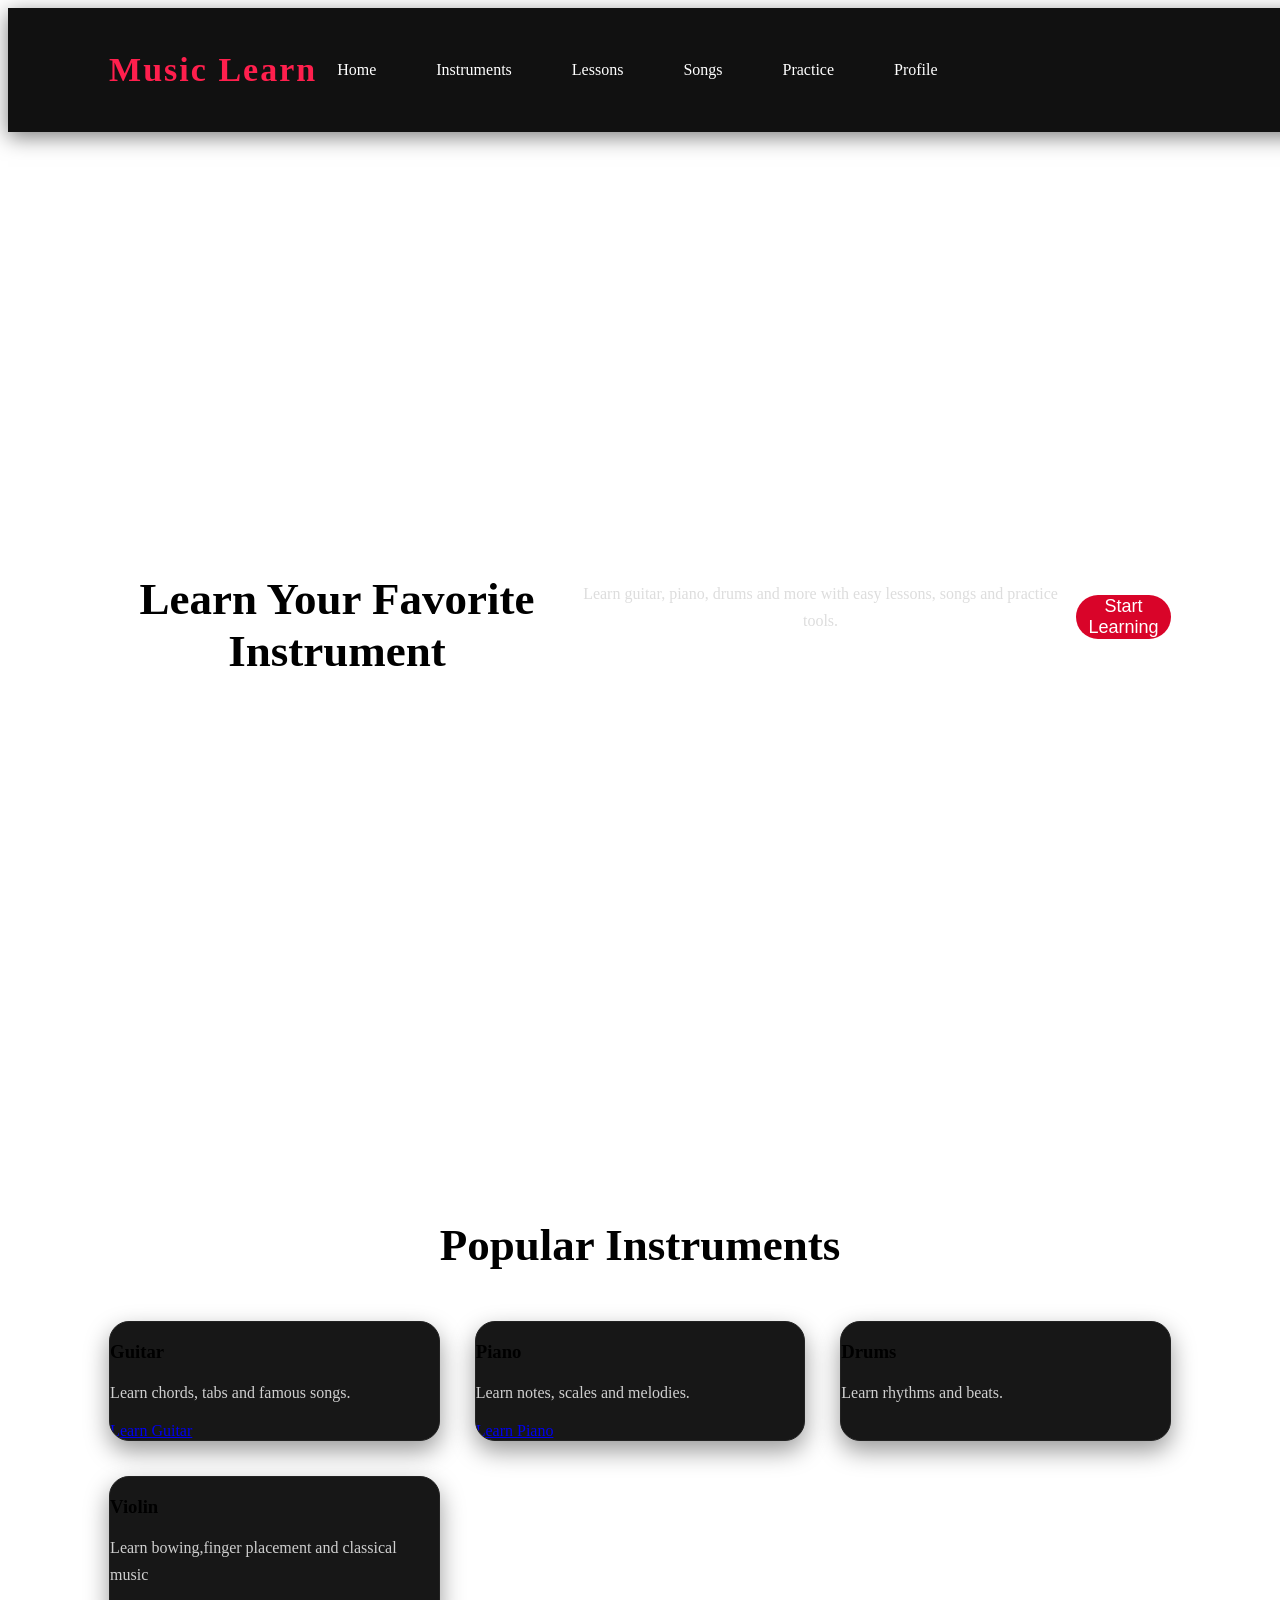
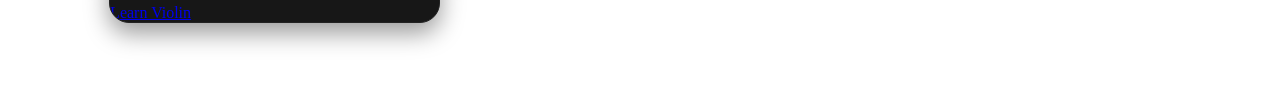
<file: index.html>
<!DOCTYPE html>
<html lang="en">
<head>
    <meta charset="UTF-8">
    <meta name="viewport" content="width=device-width, initial-scale=1.0">
    <title>Music Learn - Home</title>
    <link rel="stylesheet" href="style.css">
</head>

<body>
<header>
    <h1> Music Learn</h1>
    <nav>
        <a href="index.html">Home</a>
        <a href="instruments.html">Instruments</a>
        <a href="lessons.html">Lessons</a>
        <a href="songs.html">Songs</a>
        <a href="practice.html">Practice</a>
        <a href="profile.html">Profile</a>
    </nav>
</header>
<section class="hero">
    <h2>Learn Your Favorite Instrument</h2>
    <p>Learn guitar, piano, drums and more with easy lessons, songs and practice tools.
    </p>
 <button> Start Learning</button>

</section>
<section>
<h2>Popular Instruments</h2>

  <div class="cards">
    
<div class="card">
<h3> Guitar</h3>
<p>Learn chords, tabs and famous songs.</p>
<a href="guitar.html">Learn Guitar</a>
</div>

<div class="card">
<h3>Piano</h3>
<p>Learn notes, scales and melodies.</p>
<a href="piano.html">Learn Piano</a>
</div>

<div class="card">
<h3> Drums</h3>
<p>Learn rhythms and beats.</p>
</div>

<div class="card">
<h3>Violin</h3>
 <p>Learn bowing,finger placement and classical music</p>
<a href="violin.html">Learn Violin</a>
</div>

</section>
</body>
</html>
</file>
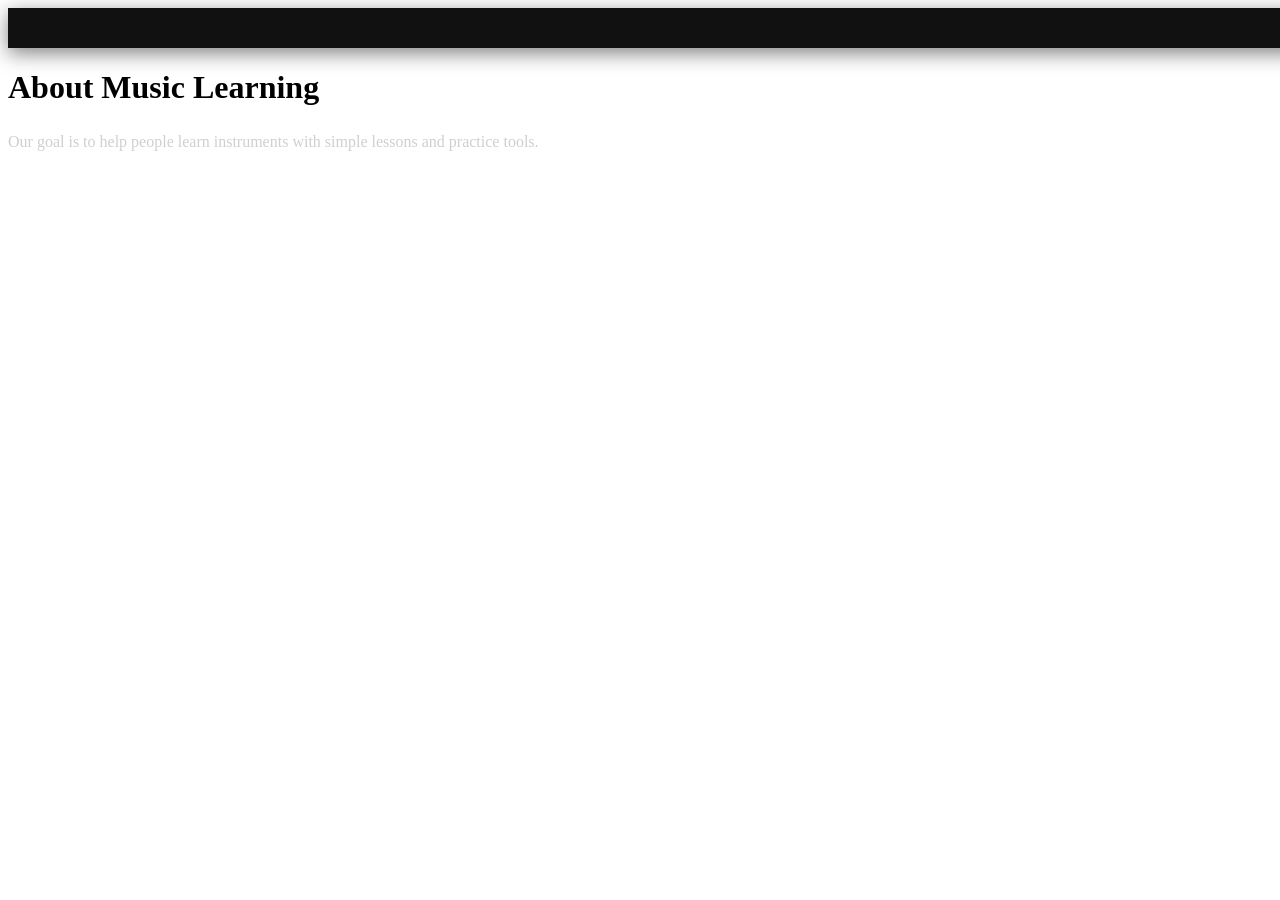
<file: about.html>
<!DOCTYPE.html>
<html>
  <header>
    <title>About</title>
    <link rel="stylesheet" href="style.css" >
  </header>
  <body>
    <h1>About Music Learning</h1>
    <p>Our  goal is to help  people  learn instruments with  simple  lessons and practice tools.</p>
  </body>
</html>
</file>
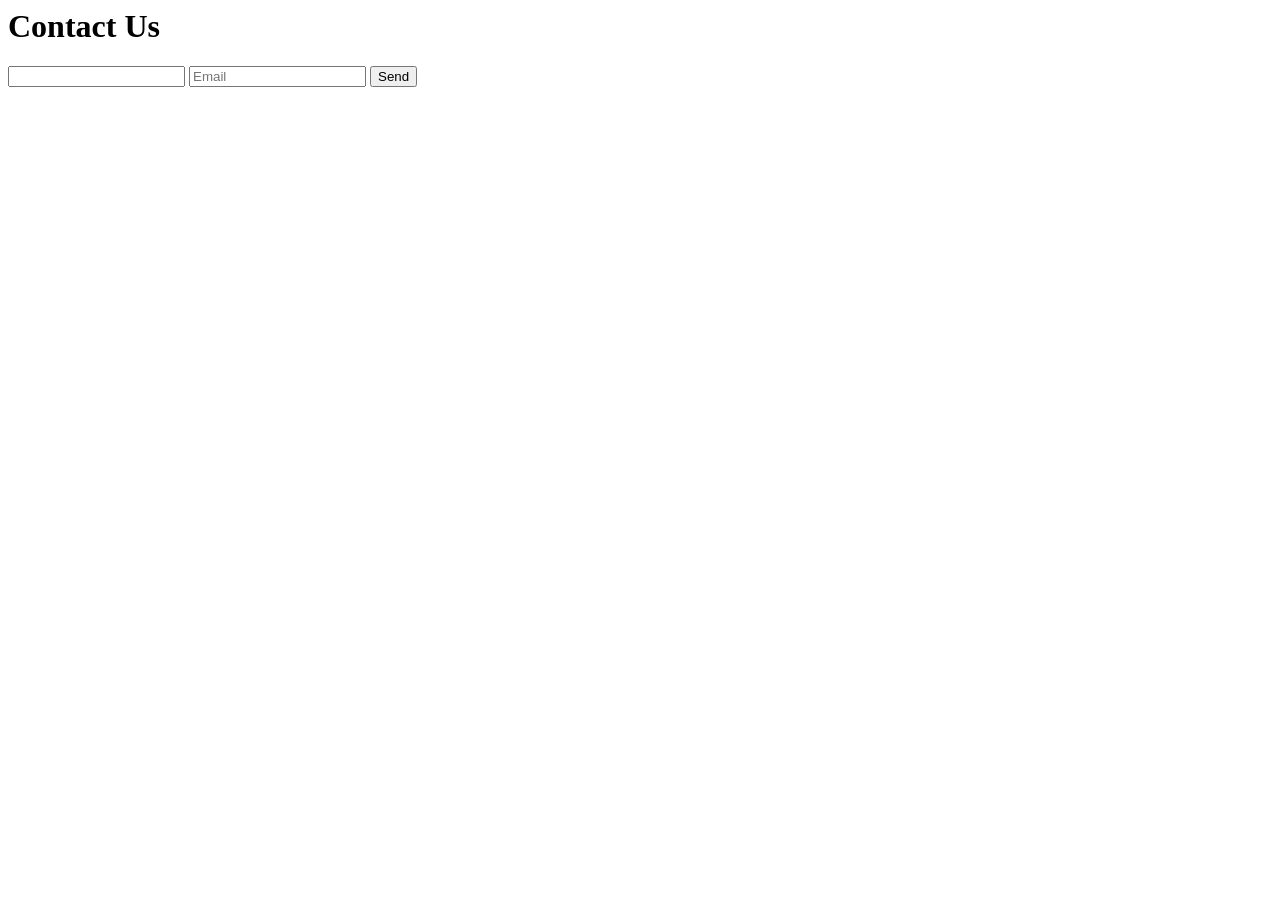
<file: contact.html>
<!DOCTYPE.html>
<html>
  <header>
    <title>Contact</title>
    <linl rel="stylesheet" href="style.css" >
  </header>
  <body>
    
    <h1>Contact Us</h1>
    
    <form>
      <input type="text placeholder="Your Name">
      <input type="email" placeholder="Email" >
      
      <button>Send</button>
      
    </form>
  </body>
</html>
</file>
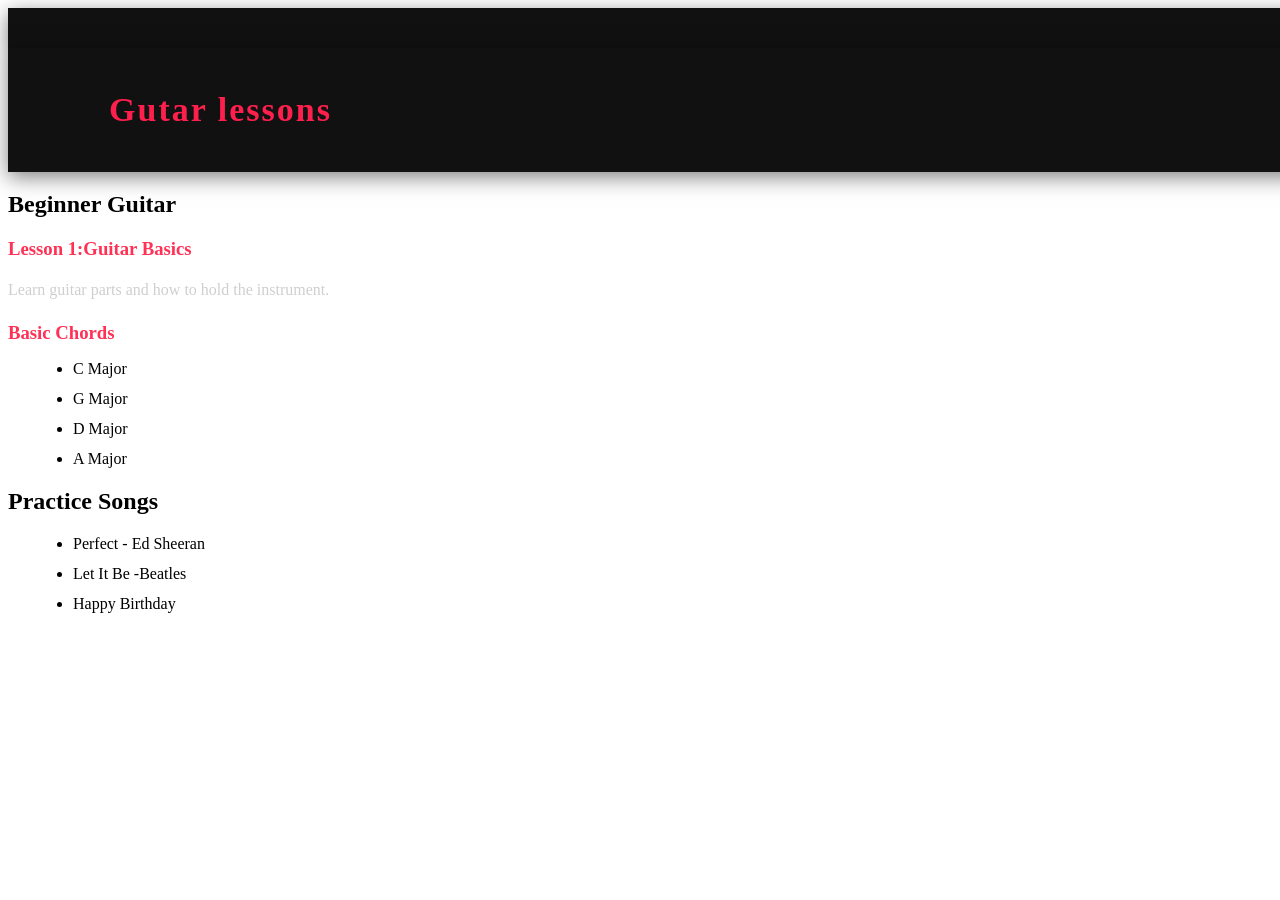
<file: guitar.html>
<!DOCTYPE.html>
<html>
  <header>
    <title>Learning Guitar</title>
    <link rel="stylesheet" href="style.css" >
  </header>
  <body>
    
    <header>
    <h1>Gutar lessons</h1>
    </header>
    
    <h2>Beginner Guitar</h2>
    
    <div class="lesson" >
      
      <h3>Lesson 1:Guitar Basics</h3>
      <p>Learn guitar parts and how to hold the instrument.</p>
    </div>

    <div class="lesson">
      
      <h3>Basic Chords</h3>
      <ul>
        <li>C Major</li>
        <li>G Major</li>
        <li>D Major</li>
        <li>A Major</li>
      </ul>

      <h2>Practice Songs</h2>
<ul>
  <li>Perfect - Ed Sheeran</li>
  <li>Let It Be -Beatles</li>
  <li>Happy Birthday</li>
</ul>
      
  
  </body>
</html>
</file>
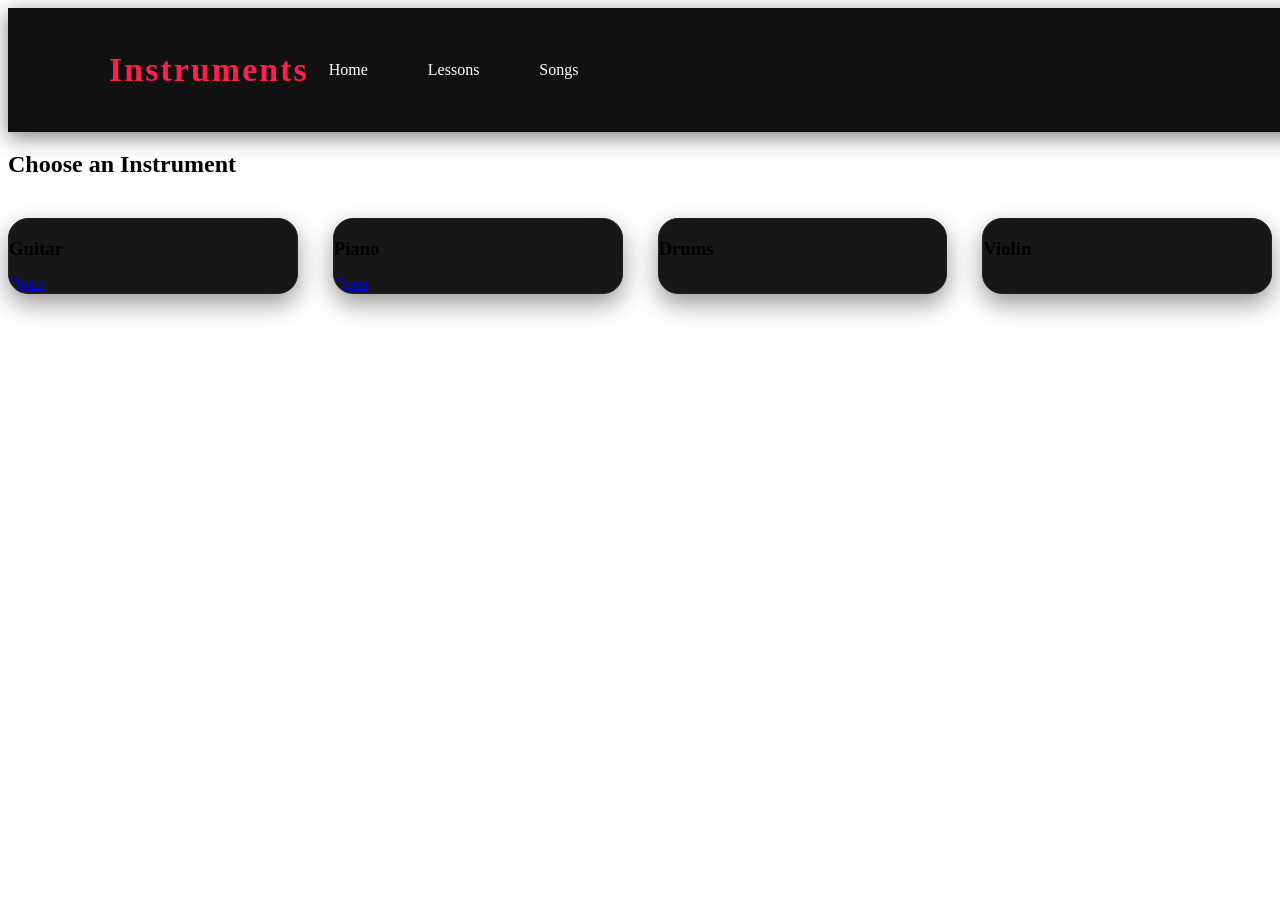
<file: instruments.html>
<!DOCTYPE html>
<html>
<head>
<title>Instruments</title>
<link rel="stylesheet" href="style.css">
</head>
<body>

<header>
<h1> Instruments</h1>

<nav>
<a href="index.html">Home</a>
<a href="lessons.html">Lessons</a>
<a href="songs.html">Songs</a>
</nav>

</header>

<h2>Choose an Instrument</h2>

<div class="cards">

<div class="card">
<h3>Guitar</h3>
<a href="guitar.html">Open</a>
</div>

<div class="card">
<h3> Piano</h3>
<a href="piano.html">Open</a>
</div>

<div class="card">
<h3> Drums</h3>
</div>

<div class="card">
<h3>Violin</h3>
</div>


</div>


</body>
</html>
</file>
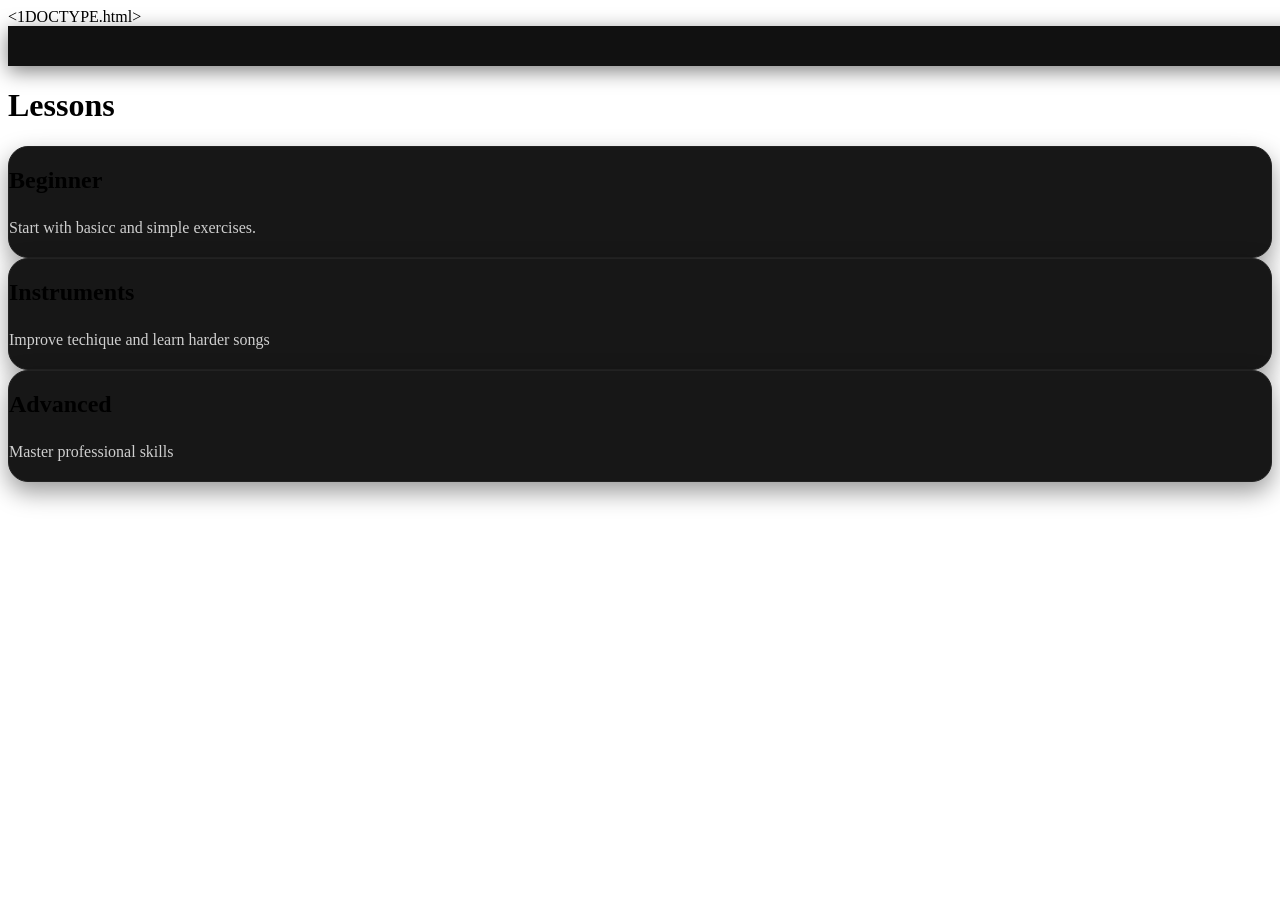
<file: lessons.html>
<1DOCTYPE.html>
  <html>
    <header>
      <title>Lessons</title>
      <link rel="stylesheet" href="style.css">
    </header>
    <body>
      <h1>Lessons</h1>
      
      <div class="card">
     <h2>Beginner</h2>
        <p>Start with basicc and simple exercises.</p>
      </div>

      <div class="card">
      <h2>Instruments</h2>
      <p>Improve techique and learn harder songs</p>
      </div>

      <div class="card">
        <h2>Advanced</h2>
        <p>Master professional skills</p>
      </div>
    </body>
  </html>
</file>
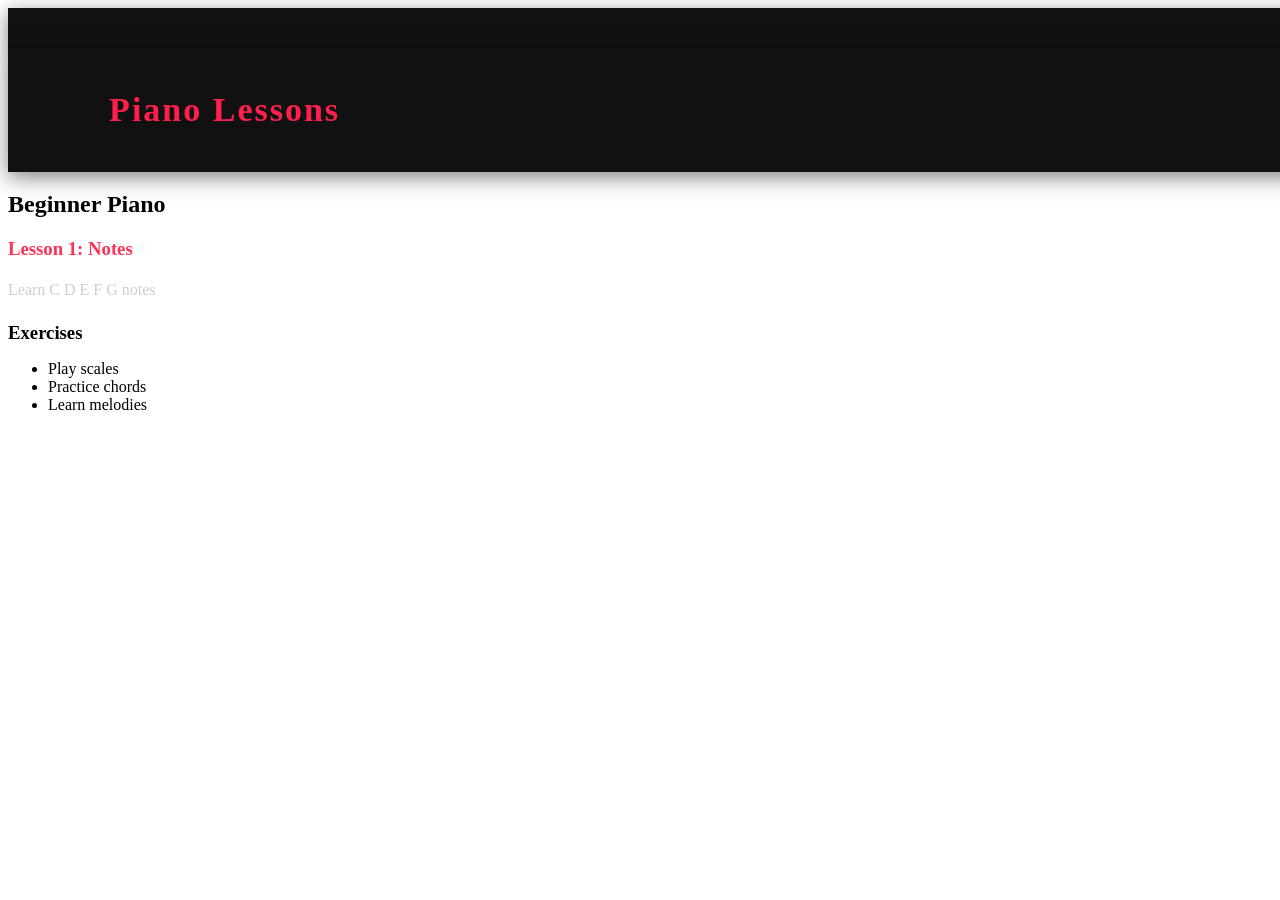
<file: piano.html>
<!DOCTYPE.html>
<html>
  <header>
    <title>Learn Piano</title>
    <link rel="stylesheet" href="style.css">
  </header>
  <body>
    
    <header>
      <h1>Piano Lessons</h1>
    </header>
    
    <h2>Beginner Piano</h2>
    
    <div class="lesson">
      
      <h3>Lesson 1: Notes</h3>
      <p>Learn C D E F  G notes</p>
    </div>
    
    <h3>Exercises</h3>
    <ul>
      <li>Play  scales</li>
      <li>Practice chords</li>
      <li>Learn melodies</li>
    </ul>
  </body>
</html>
</file>
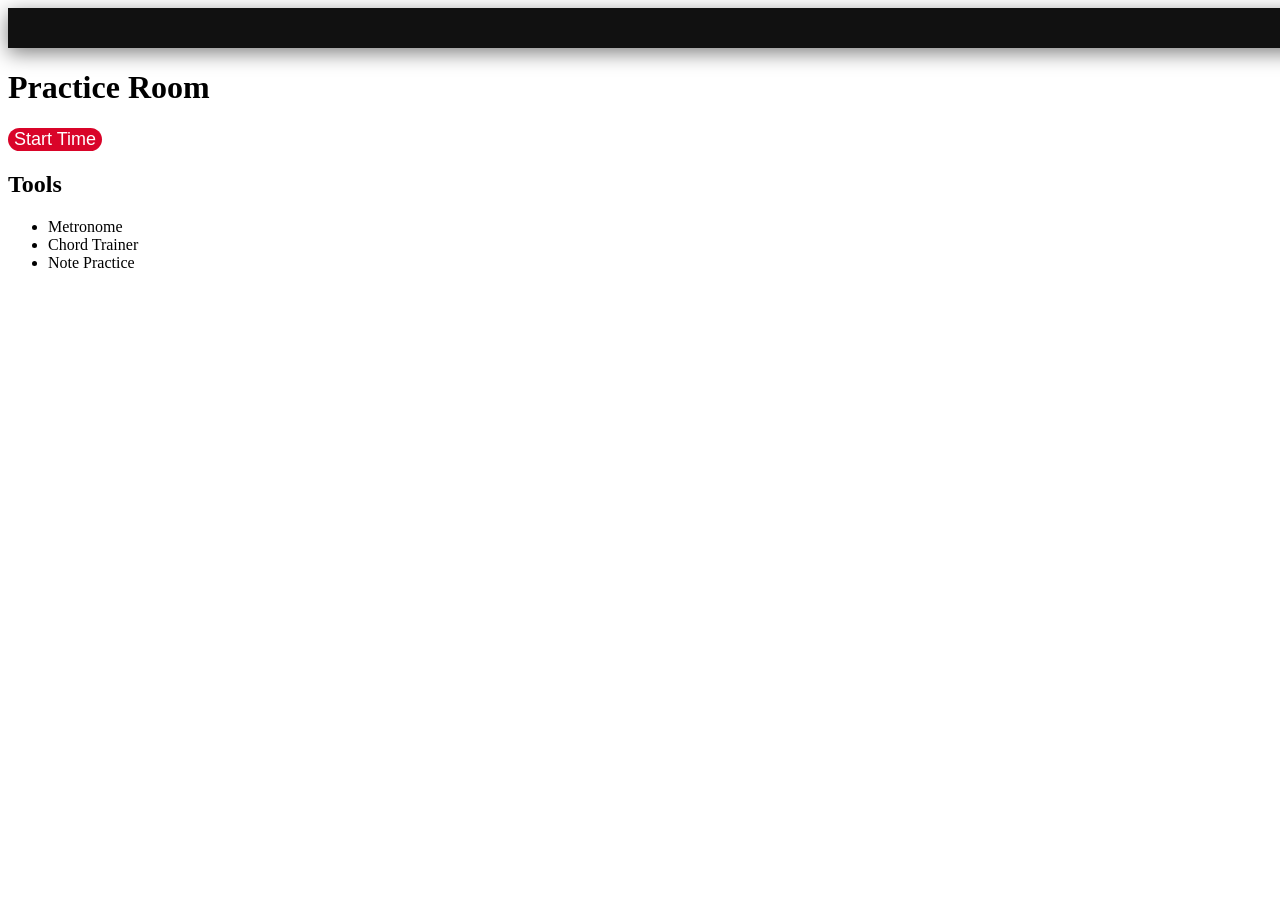
<file: practice.html>
<!DOCTYPE.html>
<html>
  <header>
    <title>Practice</title>
    <link rel="stylesheet" href="style.css">
  </header>
  <body>
    <h1>Practice Room</h1>
    
    <button>Start Time</button>

    <h2>Tools</h2>
    
    <ul>
      <li>Metronome</li>
      <li>Chord Trainer</li>
      <li>Note Practice</li>
    </ul>
    
  </body>
</html>
</file>
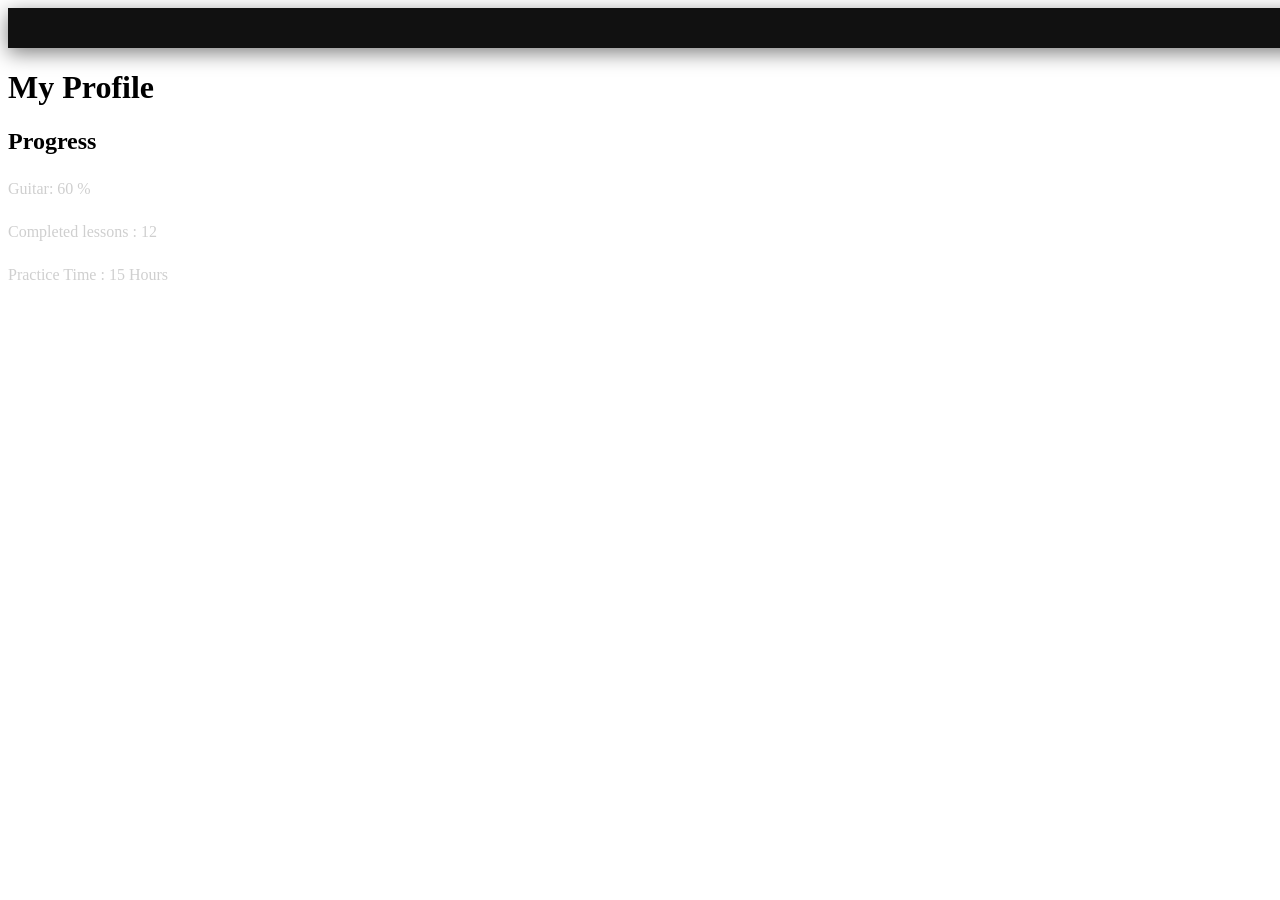
<file: profile.html>
<!DOCTYPE.html>
<html>
  <header>
    <title>Profile</title>
    <link rel="stylesheet" href="style.css">
  </header>
  <body>
    <h1>My Profile</h1>
    
    <h2>Progress</h2>
    
    <p>Guitar: 60 % </p>
    
    <p>Completed lessons : 12 </p>
    
    <p>Practice Time : 15 Hours</p>
    
  </body>
</html>
</file>
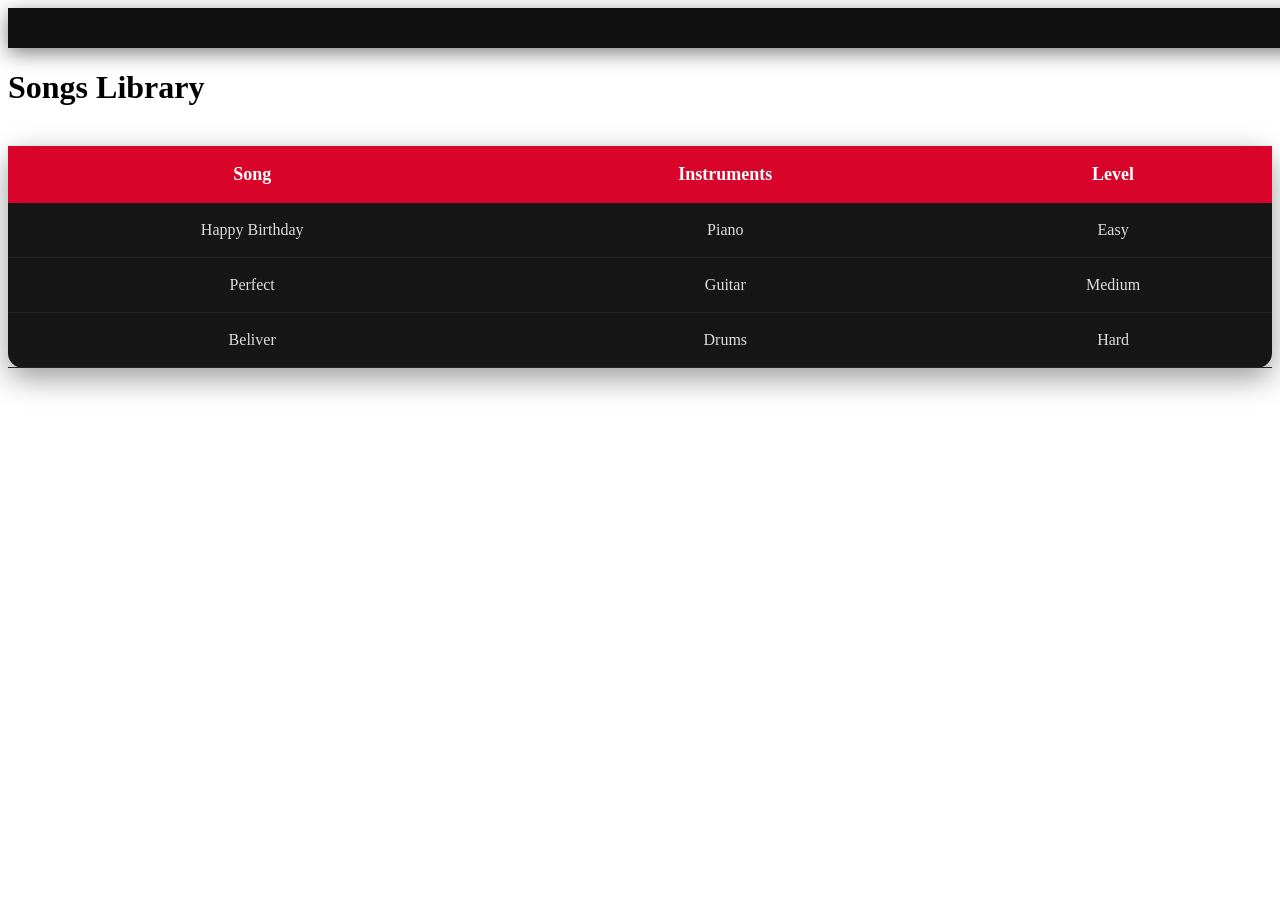
<file: songs.html>
<!DOCTYPE.html>
<html>
  <header>
    <title>Songs Library</title>
    <link rel="stylesheet" href="style.css" >
  </header>
  <body>
    
    <h1>Songs Library</h1>
    
    <table>
      <tr>
        <th>Song</th>
        <th>Instruments</th>
        <th>Level</th>
      </tr>
      
      <tr>
        <td>Happy Birthday</td>
        <td>Piano</td>
        <td>Easy</td>
      </tr>
      
      <tr>
        <td>Perfect</td>
        <td>Guitar</td>
        <td>Medium</td>
      </tr>
      
      <tr>
        <td>Beliver</td>
        <td>Drums</td>
        <td>Hard</td>
      </tr>
      
    </table>
  </body>
</html>
</file>
<file: style.css>
header{
  width:100%;
  display:flex;
  juustify-content:space-between;
  align-items:center;
  padding:20px 8%;
  background:#111;
  position:sticky;
  top:0;
  z-index:999;
  box-shadow:0 5px 20px rgba(0,0,0,.5);
}
header h1{
  color:#ff1f4d;
  font-size:34px;

  letter-spacing:2px;
}
nav{
  display:flex;
  gap:20px;
}
nav a{
  color:white;
  text-decoration:none;
  padding:10px 20px;
  border-radius:30px;
  transition:.3s;
}
nav a:hover{
  background:#d90429;
  transform:translateY(-3px);
}
.hero{
  height:90vh;
  background:liner-gradient(0,0,0,.65),rgba(0,0,0,.75);
  background-size:cover;
  background-position:center;
  display:flex;
  justify-content:center;
  align-items:center;
  flex-direction:center;
  text-align:center;
}
.hero h2{
  front-size:70px;
  margin-bottom:20px;
}
.hero p{
  f45ont-size:20px;
  width:700px;
  max-width:90%;
  color:#ddd;
  margin-bottom:35px;
}
button{
  background:#d90429;
  color:white;
  border:none;
  padding:15px, 35px;
  border-radius:40px;
  ursor:pointer;
  font-size:18px;
  transition:.3s;
}
buton:hover{
  transform:translateY(-5px);
  box-shadow:0 0 20px #ff1f4d;
}
section{
  padding:80px 8%;
}
section h2{
  text-align:center;
  font-size:45px;
  margin-bottom:50px;
}
p{
  color:#cfcfcf;
  line-height:1.7;
}
h3{
  margin-bottom:15px;
}
a{
  transition:.3s;
}
img{
  width:100%;
  display:block;
}
footer{ 
  background:#111;
  padding:30px;
  text-align:center;
  color:#999;
  margin-top:80%;
  border-top:1px solid #222;
}
.container{
  width:90%;
  max-width:1300px;
  margin:auto;
}
.center{
  text-align:center;
}
.hidden{
  display:none;
}
.cards{
  display:grid;
  grid-template-columns:repeat(auto-fit,minmax(280px,1fr));
  gap:35px;
  margin-top:40px;
}
.card{
  background:#171717;
  border-radius:20px;
  overflow:hidden;
  box-shadow:0 10px 25px rgba(0,0,0,.4);
  transition:.4s;
  border:1px solid #222;
}
.card:hover{
  transform:translateY(-12px);
  box-shadow:0 0 25px rgba(255,0,70,.8);
}
.card img{
  width:100%;
  height:250px;
  object-fit:cover;
  transition:.5s;
}
.card:hover img{
  transform:scale(1.08);
}
.card-content{
  padding:25px;
}
.card-cotent h3{
  color:#ffffff;
  font-size:28px;
  margin-bottom:15px;
}
.card-content p{
  color:#cccccc;
  margin-bottom:25px;
  line-height:1.7;
}
.card-content a{
  text-decoration:none;
  color:white;
  background:#d90429;
  padding:12px 25px;
  border-radius:30px;
  display:inline-block;
  font-weight:600;
  transition:.3s;
}
.card-content a:hover{
  background:white;
  color:#111;
}
lesson{
  background:#171717;
  border-left: 6px solid #d90429;
  margin:30px auto;
  padding:30px;
  border-radius:18px;
  transition:.4s;
  max-width:1000px;
}
.lesson:hover{
  transform:translateY(-8px);
  box-shadow:0 0 20 rgba(255,0,70,.5);
}
.lesson h3{
  color:#ff3155;
  margin-bottom:15px;
}
.lesson ul{
  margin-left:25px;
}
.lesson li{
  margin:12px 0;
}
.song-list{
  margin-top:30px;
}
.song-list li{
  background:#1e1e1e;
  padding:18px;
  margin:15px 0;
  border-radius:12px;
  list-style:none;
  transition:.3s;
}
.song-list li:hover{
  background:#d90429;
  transform:translateY(10px);
}
.feature-box{
  background:#181818;
  border-radius:18px;
  padding:30px;
  text-align:center;
  transition:.4s;
  border:1px solid #252525;
}
.feature-box:hover{
  transform:translateY(-8px);
  box-shadow:0 0 20px rgba(255,0,70,.5);
}
.feature-box i{
  font-size:55px;
  color:#ff3155;
  margin-bottom:20px;
}
.feature-box h3{
  margin-bottom:15px;
}
.btn{
  display:inline-block;
  margin-top:20px;
  padding:14px 30px;
  border-radius:40px;
  background:#d90429;
  color:white;
  text-decoration:none;
  font-weight:600;
  transition:.3s;
}
.btn:hover{
  background:white;
  color:black;
  transform:scale(1.05);
}
.icon-circle{
  width:80px;
  height:80px;
  background:#d90429;
  border-radius:50%;
  display:flex;
  justify-content:center;
  align-items:center;
  margin:auto;
  margin-bottom:20px;
  font-size:35px;
}
.banner{
  height:350px;
  border-radius:20px;
  overflow:hidden;
  margin-bottom:50px;
}
.banner img{
  width:100%;
  height:100%;
  object-fit:cover;
}
table{
  width:100%;
  border-collapse:collapse;
  margin-top:40px;
  over-flow:hidden;
  border-radius:15px;
  background:#161616;
  box-shadow:0 10px 30px rgba(0,0,0,.4);
}
th{
  background:#d90429;
  color:white;
  padding:18px;
  font-size:18px;
}
td{
  padding:18px;
  text-align:center;
  color:#ddd;
  border-bottom:1px solid #252525;
}
tr{
  transition:.3s;
}
tr:hover{
  background:#242424;
}
.profile-card{
  width:700px;
  max-width:95px;
  margin:40px auto;
  background:#171717;
  padding:40px;
  border-radius:20px;
  text-align:center;
  box-shadow:0 10px 30px rgba(0,0,0,.5);
}
.profile-card img{
  width:150px;
  height:150px;
  border-radius:50%;
  object-fit:cover;
  margin-bottom:20px;
  border:5px solid #d90429;
}
.profile-card h2{
  margin-bottom:15px;
}
.profile-card p{
  margin:10px 0;
}
.progress{
  width:100%;
  background:#2b2b2b;
  height:18px;
  border-radius:20px;
  margin-top:15px;
  overflow:hidden;
}
.progress span{
  display:block;
  height:100%;
  background:#d90429;
  border-radius:20px;
}
.practice-box{
  background:#181818;
  padding:35px;
  border-radius:20px;
  margin:30px auto;
  max-width:900px;
  text-align:center;
}
.practice-box h3{
  margin-bottom:20px;
  color:#ff3155;
}
.practice-box button{
  margin-top:20px;
}
.about{
  max-width:1000px;
  margin:auto;
  line-height:1.9;
  font-size:18px;
  color:#d5d5d5;
}
.about img{
  border-radiu:20px;
  margin-bottom:30px;
}
form{
  max-width:700px;
  margin:40px auto;
  display:flex;
  flex-direction:column;
  gap:40px;
}
input,
textarea{
  background:#1d1d1d;
  border:none;
  padding:18px;
  color:white;
  border-radius:12px;
  font-size:16px;
  transition:.3s;
}
input:focus,
textarea:focus{
  outline:none;
  border:1px solid #d90429;
  box-shadow:0 0 15px rgba(250,0,70,.5);
}
textarea{
  min-height:180px;
  resize:none;
}
.search{
  width:500px;
  max-width:90%;
  margin:40px auto;
  display:flex;
}
.search input{
  flex:1;
  border-radius:40px 0 0 40px;
}
.search button{
  border-radius:0 40px 40px 0;
}
.badge{
  display:inline-block;
  padding:6px 15px;
  border-radius:30px;
  background:#d90429;
  color:white;
  font-size:14px;
  margin-left:10px;
}
.quote{
  max-width:800px;
  margin:60px auto;
  font-size:28px;
  font-style:italic;
  text-align:center;
  color:#ddd;
}
.fade{
  animation:fadeIn 1s ease;
}
@keyframes fadeIn{
  from{
    opacity:0;
    transform:translateY(30px);
  }
  to{
    opacity:1;
    transform:translateY(0);
  }
  .music-note{
     position:fixed;
     color:rgba(255,255,255,.08);
     font-size:40px;
     animation:floatNotes 15s linear infinite;
     pointer-events:none;
}
@keyframes f;oatNotes{
  0%{
     transform:translateY(100vh) rotate(0deg);
     opacity:0;
}
20%{
    opacity:.3;
}
80%{
    opacity:.3;
}
100%{
     transform:translateY(-120vh) rotate(360deg);
     opacity:0;
}
}
.img{
   transition:.5s;
}
img:hover{
  filter:brightness(1.1);
}
.shadow{
  box-shadow:0 15px 40px rgba(0,0,0,.5);
}
.glow{
  box-shadow:0 0 25px rgba(255,0,70,.7);
}
.page-title{
  text-align:center;
  font-size:55px;
  color:white;
  margin-top:60px;
  margin-bottom:40px;
}
.page-subtitle{
  text-align:center;
  color:#bbbbbb;
  font-size:20px;
  margin-bottom:70px;
}
.hero h2{
  animation:slideDown 1s;
}
.hero p{
  animation:slideUp 1.2s;
}
.hero button{
  animation:fadeButton 1.4s;
}
@keyframes slideDown{
  from{
    opacity:0;
    transform:translateY(-60px);
  }
  to{
    opacity:1;
    transform:translateY(0);
  }
}
@keyframes slideUp{
  from{
    opacity:0;
    transform:translateY(60px);
  }
  to{
    opacity:1;
    transform:translateY(0);
  }
}
@keyframes fadeButton{
  from{
    opacity:0;
  }
  to{
    opacity:1;
  }
}
.flex{
  display:flex;
  justify-content:center;
  align-items:center;
  gap:30px;
  flex-wrap:wrap;
}
.mt-20{margin-top:20px;}
.mt-40{margin-top:40px;}
.mt-60{margin-top:60px;}

.mb-20{margin-bottom:20px;}
.mb-40{margin-bottom:40px;}
.mb-60{margin-bottom:60px;}

.scale:hover{
  transform:scale(1.05);
}
.hero h2{
  animation:slideDown 1s;
}
.hero  p{
  animation:slideUp 1.2s;
}
.hero button{
  animation:fadeButton 1.4s;
}
@keyframes slideDown{
  from{
    opacity:0;
    transform:translateY(-60px);
  }
  to{
    opacity:1;
    transform:translateY(0);
  }
  
@keyframes slideUp{
  form{
  opacity:0;
  transform:translateY(60px);
  }
  to{
    opacity:1;
    transform:translateY(0);
  }
}
@keyframes fadeButton{
  from{
    opacity:0;
  }
  to{
    opacity:1;
  }
}
@media(max-width:992px){
header{
  flex-direction:column;
  gap:20px;
}
nav{
  flex-wrap:wrap;
  justify-conteent:center;
}
.hero h2{
  font-size:48px;
}
.hero p{
  font-size:18px;
}
.card{
  grid-template-column:repeat(2,1fr);
}
@media(max-width:768px){
  .cards{
    grid-template-columns:1fr;
  }
  .hero{
    height:auto;
    padding:100px 20px;
  }
  .hero h2{
    font-size:36px;
  }
  .hero p{
    font-size:16px;
  }
  header{
    padding:20px;
  }
  nav{
    gap:10px;
  }
  nav a{
    padding:8px 12px;
    font-size:14px;
  }
  .page-title{
    font-size:38px;
  }
  section{
    padding:60px 25px;
  }
  table{
    display:block;
    overflow-x:auto;
  }
  .profile-card{
    padding:25px;
  }

}
footer a{
  color:#bbbbbb;
  text-decoration:none;
  margin:0 10px;
}
footer a:hover{
  color:#ff3155;
}
</file>
